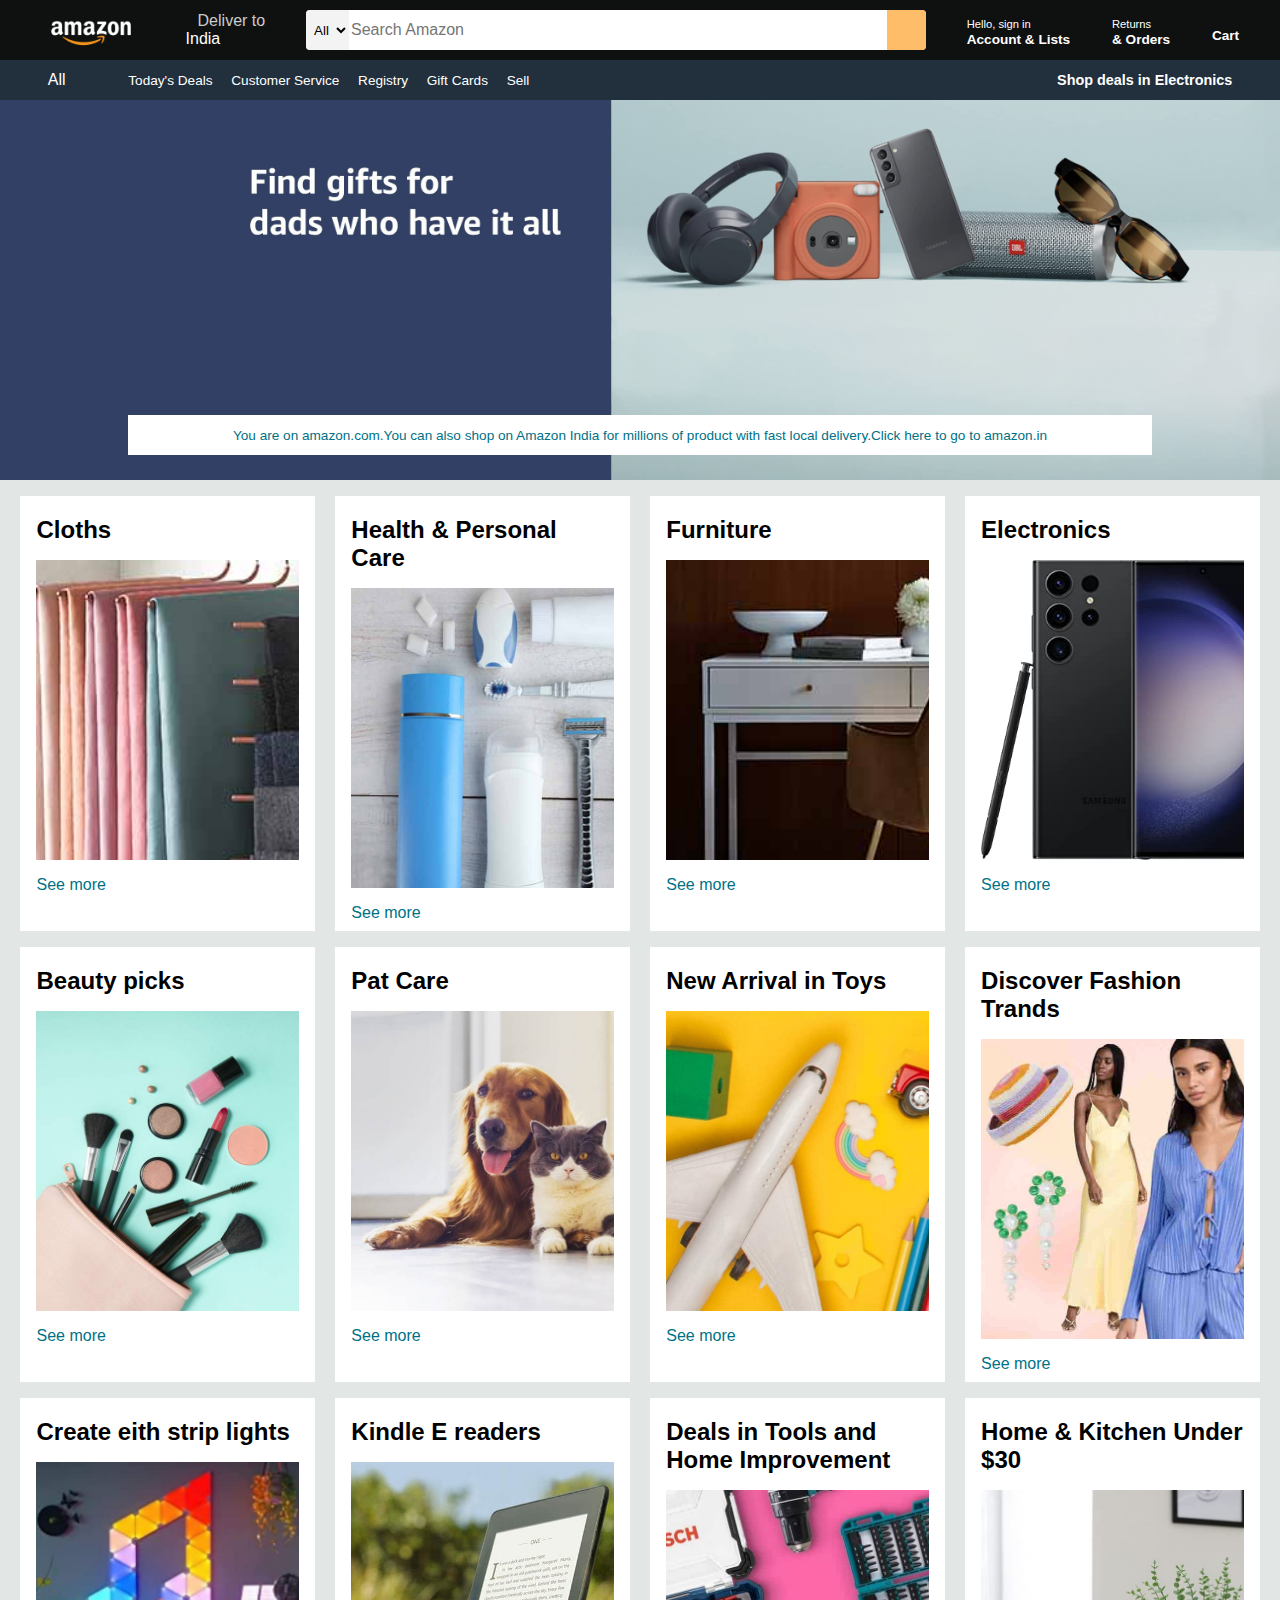
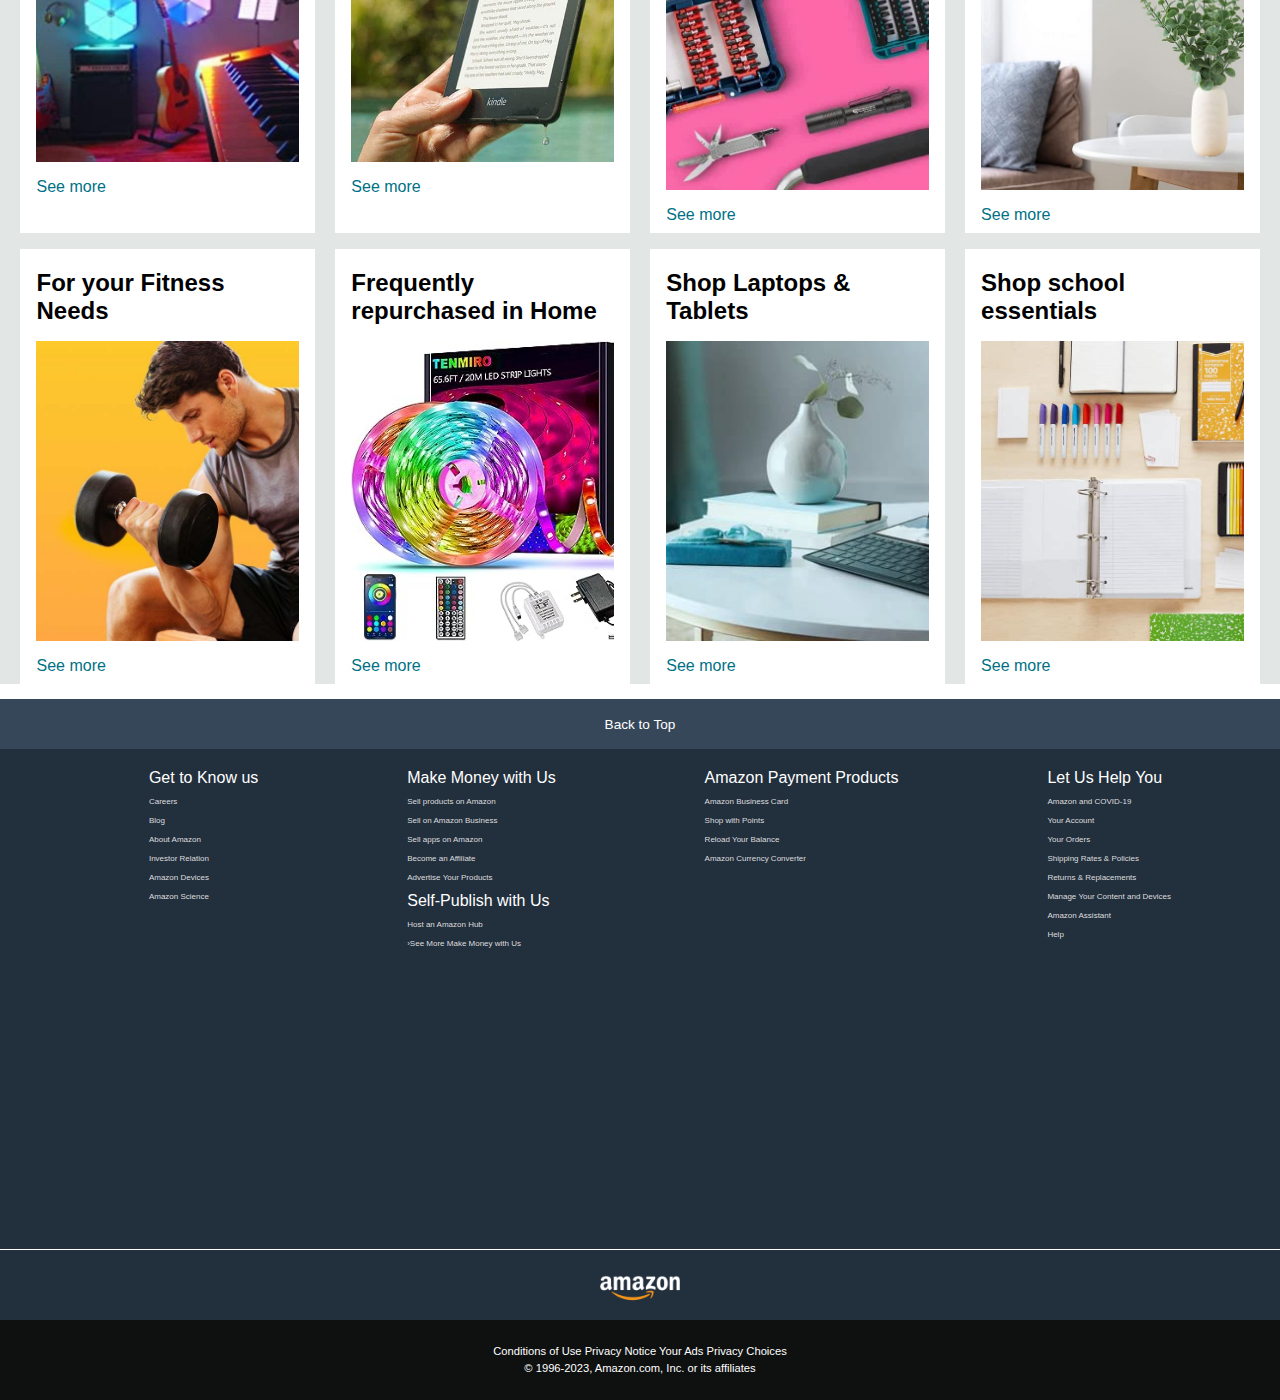
<file: index.html>
<!DOCTYPE html>
<html lang="en">
<head>
    <meta charset="UTF-8">
    <meta name="viewport" content="width=device-width, initial-scale=1.0">
    <title>Amazon</title>
    
    <link rel="stylesheet" href="https://cdnjs.cloudflare.com/ajax/libs/font-awesome/6.4.2/css/all.min.css" integrity="sha512-z3gLpd7yknf1YoNbCzqRKc4qyor8gaKU1qmn+CShxbuBusANI9QpRohGBreCFkKxLhei6S9CQXFEbbKuqLg0DA==" crossorigin="anonymous" referrerpolicy="no-referrer" />
    <link rel="stylesheet" href="style.css">
</head>
<body>
     <header>
        <div class="navbar">
            <div class="nav-logo border">
                <div class="logo">

                </div>
            </div>
            <div class="nav-address border">
                <p class="add-first">Deliver to</p>
                <div class="add-icon">
                    <i class="fa-solid fa-location-dot"></i>
                    <p class="add-sec">India</p>
                </div>
            </div>
            <div class="nav-search">
                <select class="Search-select">
                    <option>All</option>

                </select>
                <input class="search-input" placeholder="Search Amazon">
                <div class="search-icon">
                    <i class="fa-solid fa-magnifying-glass"></i>
                </div>
            </div>
            <div class="nav-singin border">
                <p><span>Hello, sign in</span></p>
                <p class="nav-second">Account &amp; Lists</p>
            </div>

            <div class="nav-return border">
                <p><span>Returns</span></p>
                <p class="nav-second">&amp; Orders</p>
            </div>
            <div class="nav-cart border">
                <i class="fa-solid fa-cart-arrow-down"></i>
Cart
            </div>
        </div>
        <div class="panel">
            <div class="panel-all">
                <i class="fa-solid fa-bars"></i>
                All
            </div>
            <div class="panel-ops">
        <p>Today's Deals</p>
        <p>Customer Service</p>
        <p>Registry</p>
        <p>Gift Cards</p>
        <p>Sell</p>
    </div>
    <div class="panel-deals">
        Shop deals in Electronics
    </div>
</div>
</header>
<div class="hero-section">
        <div class="hero-message">
            <p>You are on amazon.com.You can also shop on Amazon India for millions of product with fast local delivery.<a>Click here to go to amazon.in </a></p>
        </div>
    </div>
    <div class="shop-section">
        <div class="box1 box">
<div class="box-content">
    <h2>Cloths</h2>
    <div class="box-img" style="background-image: url('box1_image.jpg');"></div>
    <p>See more</p>
</div>
        </div>
        <div class="box2 box ">
            <div class="box-content">
                <h2>Health &amp; Personal Care</h2>
                <div class="box-img" style="background-image: url('box2_image.jpg');"></div>
                <p>See more</p>
            </div>
        </div>
        <div class="box3 box">
            <div class="box-content">
                <h2>Furniture</h2>
                <div class="box-img" style="background-image: url('box3_image.jpg');"></div>
                <p>See more</p>
            </div>
        </div>
        <div class="box4 box">
            <div class="box-content">
                <h2>Electronics</h2>
                <div class="box-img" style="background-image: url('box4_image.jpg');"></div>
                <p>See more</p>
            </div>
        </div>
        <div class="box5 box">
            <div class="box-content">
                <h2>Beauty picks</h2>
                <div class="box-img" style="background-image: url('box5_image.jpg');"></div>
                <p>See more</p>
            </div>
                    </div>
                    <div class="box6 box ">
                        <div class="box-content">
                            <h2>Pat Care</h2>
                            <div class="box-img" style="background-image: url('box6_image.jpg');"></div>
                            <p>See more</p>
                        </div>
                    </div>
                    <div class="box7 box">
                        <div class="box-content">
                            <h2>New Arrival in Toys</h2>
                            <div class="box-img" style="background-image: url('box7_image.jpg');"></div>
                            <p>See more</p>
                        </div>
                    </div>
                    <div class="box8 box">
                        <div class="box-content">
                            <h2>Discover Fashion Trands</h2>
                            <div class="box-img" style="background-image: url('box8_image.jpg');"></div>
                            <p>See more</p>
                        </div>
                    </div>
                    <div class="box9 box">
                        <div class="box-content">
                            <h2>Create eith strip lights</h2>
                            <div class="box-img" style="background-image: url('box9_image.jpg');"></div>
                            <p>See more</p>
                </div>
                     </div>
                           <div class="box10 box ">
                                    <div class="box-content">
                                        <h2>Kindle E readers</h2>
                                        <div class="box-img" style="background-image: url('box10_image.jpg');"></div>
                                        <p>See more</p>
                                    </div>
                                </div>
                                <div class="box11 box">
                                    <div class="box-content">
                                        <h2>Deals in Tools and Home Improvement</h2>
                                        <div class="box-img" style="background-image: url('box 11_image.jpg');"></div>
                                        <p>See more</p>
                                    </div>
                                </div>
                                <div class="box12 box">
                                    <div class="box-content">
                                        <h2>Home &amp; Kitchen Under $30</h2>
                                        <div class="box-img" style="background-image: url('box12_image.jpg');"></div>
                                        <p>See more</p>
                                    </div>
                                </div>
                                <div class="box13 box">
                                    <div class="box-content">
                                        <h2>For your Fitness Needs</h2>
                                        <div class="box-img" style="background-image: url('box13_image.jpg');"></div>
                                        <p>See more</p>
                                    </div>
                                            </div>
                                            <div class="box14 box ">
                                                <div class="box-content">
                                                    <h2>Frequently repurchased in Home</h2>
                                                    <div class="box-img" style="background-image: url('box14_image.jpg');"></div>
                                                    <p>See more</p>
                                                </div>
                                            </div>
                                            <div class="box15 box">
                                                <div class="box-content">
                                                    <h2>Shop Laptops &amp; Tablets</h2>
                                                    <div class="box-img" style="background-image: url('box15_image.jpg');"></div>
                                                    <p>See more</p>
                                                </div>
                                            </div>
                                            <div class="box16 box">
                                                <div class="box-content">
                                                    <h2>Shop school essentials</h2>
                                                    <div class="box-img" style="background-image: url('box16_image.jpg');"></div>
                                                    <p>See more</p>
                                                </div>
                                            </div>
    </div>
    <footer>
        <div class="foot-panel1">
            Back to Top
        </div>
        <div class="foot-panel2">
            <ul>
                <p>Get to Know us</p>
                <a>Careers</a>
                <a>Blog</a>
                <a>About Amazon</a>
                <a>Investor Relation</a>
                <a> Amazon Devices</a>
                <a>Amazon Science</a>
            </ul>
            <ul>
                <p>Make Money with Us</p>
               <a> Sell products on Amazon</a>
               <a>  Sell on Amazon Business</a>
               <a> Sell apps on Amazon</a>
               <a> Become an Affiliate</a>
               <a> Advertise Your Products</a>
               <a></a>  Self-Publish with Us
               <a> Host an Amazon Hub</a>
               <a> ›See More Make Money with Us</a>
                
            </ul>
            <ul>
                <p>Amazon Payment Products</p>
                <a>  Amazon Business Card</a>
                <a>  Shop with Points</a>
                <a>  Reload Your Balance</a>
                <a>  Amazon Currency Converter</a>
               
            </ul>
            <ul>
                <p>Let Us Help You</p>
                <a> Amazon and COVID-19</a>
                <a> Your Account</a>
                 <a>Your Orders</a>
                 <a>Shipping Rates &amp; Policies</a>
                 <a> Returns &amp; Replacements</a>
                 <a>Manage Your Content and Devices</a>
                 <a>  Amazon Assistant</a>
                 <a>  Help</a>
                
            </ul>
        </div>
        <div class="foot-panel3">
            <div class="logo"></div>
        </div>
        <div class="foot-panel4">
            <div class="pages">
                <a>Conditions of Use</a>
                <a>
                    Privacy Notice
                </a>
                <a>Your Ads Privacy Choices</a>
            </div>
            <div class="copyright">
                © 1996-2023, Amazon.com, Inc. or its affiliates
            </div>
        </div>
    </footer>
</body>
</html>
</file>
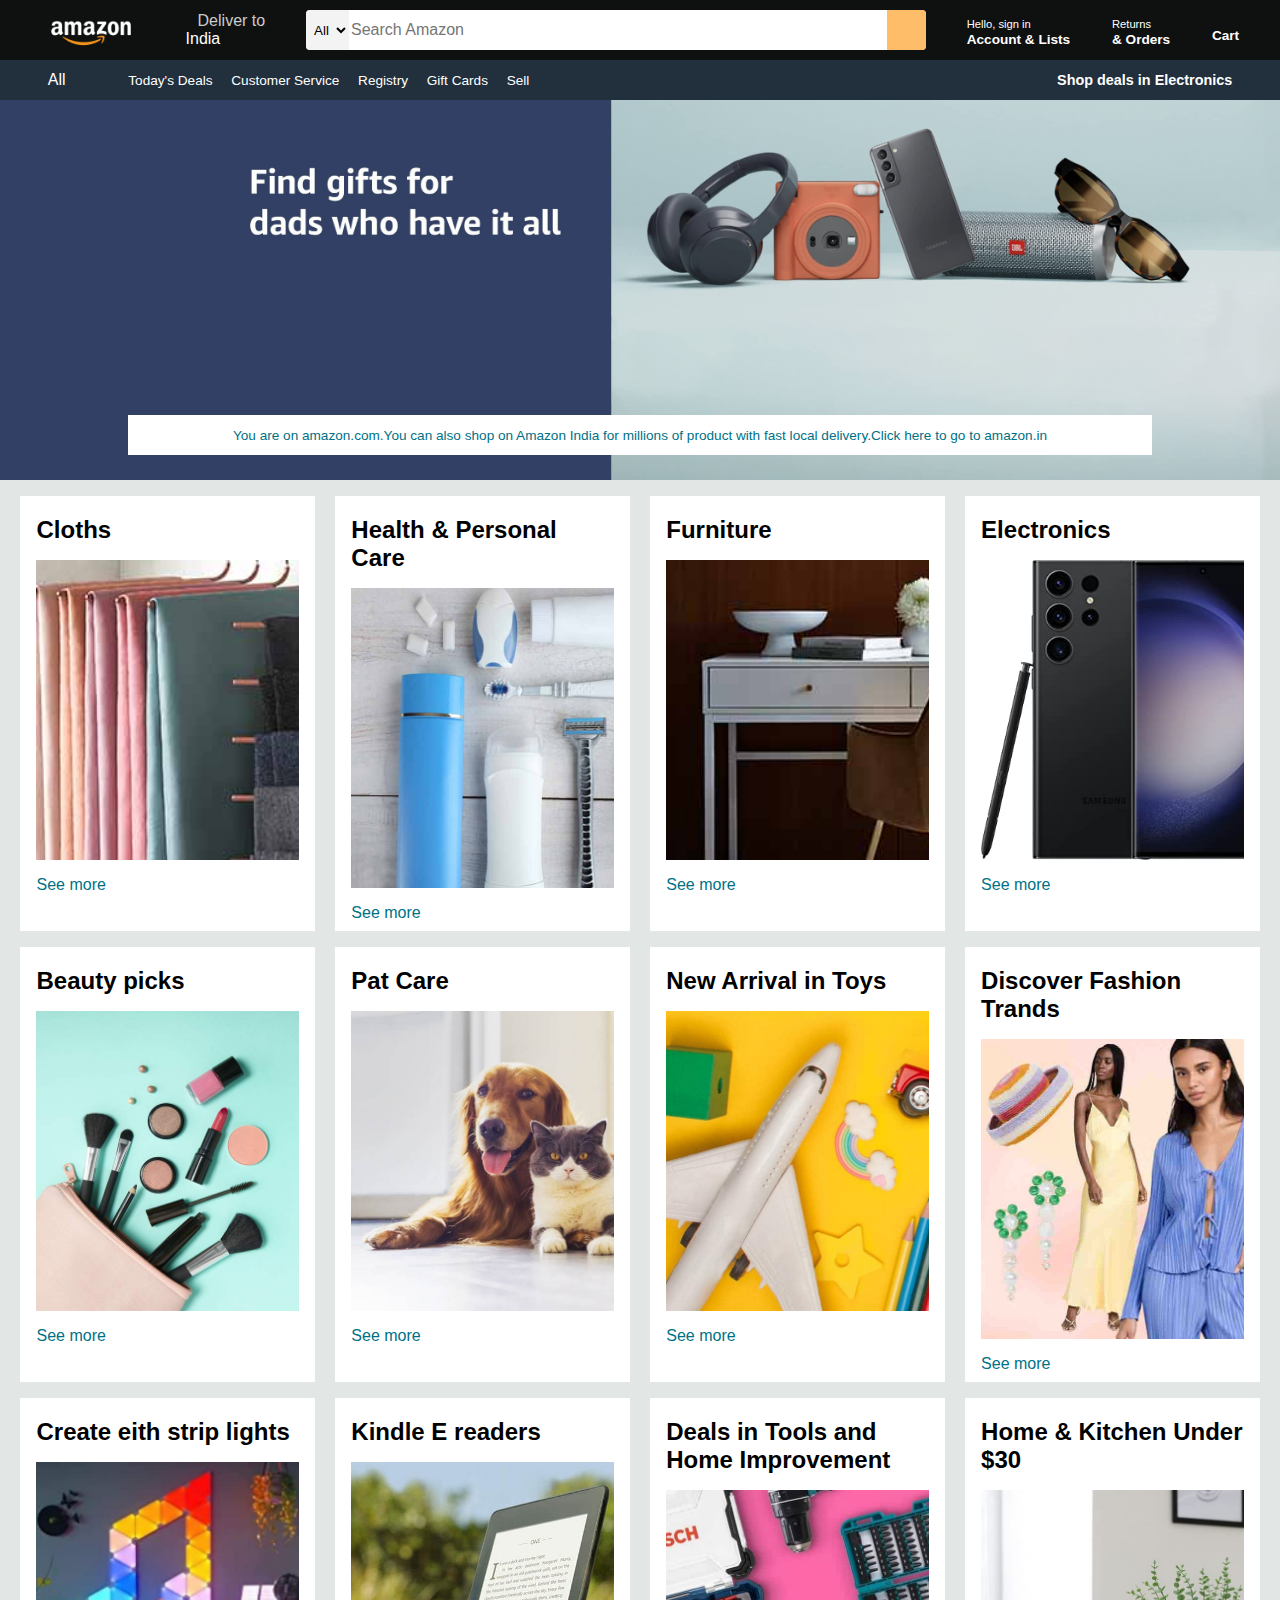
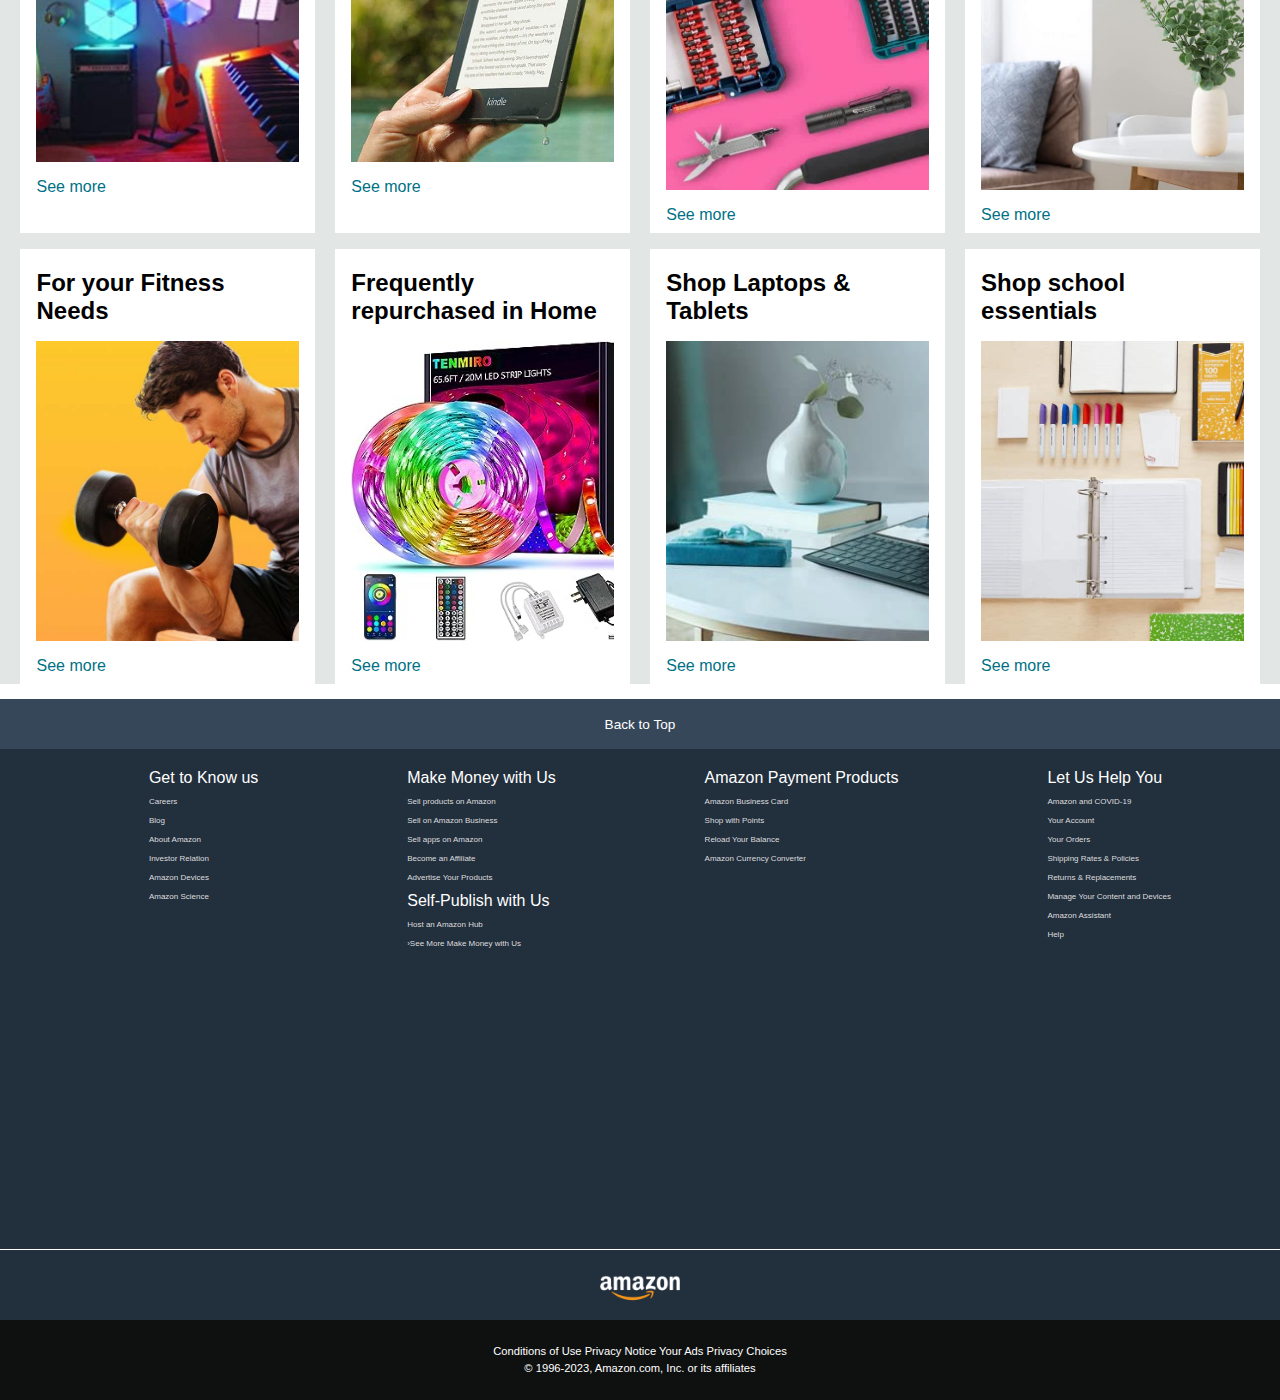
<file: PROJECT/index.html>
<!DOCTYPE html>
<html lang="en">
<head>
    <meta charset="UTF-8">
    <meta name="viewport" content="width=device-width, initial-scale=1.0">
    <title>Amazon Clone - Arpan Jain</title>
    
    <link rel="stylesheet" href="https://cdnjs.cloudflare.com/ajax/libs/font-awesome/6.4.2/css/all.min.css" integrity="sha512-z3gLpd7yknf1YoNbCzqRKc4qyor8gaKU1qmn+CShxbuBusANI9QpRohGBreCFkKxLhei6S9CQXFEbbKuqLg0DA==" crossorigin="anonymous" referrerpolicy="no-referrer" />
    <link rel="stylesheet" href="style.css">
</head>
<body>
     <header>
        <div class="navbar">
            <div class="nav-logo border">
                <div class="logo">

                </div>
            </div>
            <div class="nav-address border">
                <p class="add-first">Deliver to</p>
                <div class="add-icon">
                    <i class="fa-solid fa-location-dot"></i>
                    <p class="add-sec">India</p>
                </div>
            </div>
            <div class="nav-search">
                <select class="Search-select">
                    <option>All</option>

                </select>
                <input class="search-input" placeholder="Search Amazon">
                <div class="search-icon">
                    <i class="fa-solid fa-magnifying-glass"></i>
                </div>
            </div>
            <div class="nav-singin border">
                <p><span>Hello, sign in</span></p>
                <p class="nav-second">Account &amp; Lists</p>
            </div>

            <div class="nav-return border">
                <p><span>Returns</span></p>
                <p class="nav-second">&amp; Orders</p>
            </div>
            <div class="nav-cart border">
                <i class="fa-solid fa-cart-arrow-down"></i>
Cart
            </div>
        </div>
        <div class="panel">
            <div class="panel-all">
                <i class="fa-solid fa-bars"></i>
                All
            </div>
            <div class="panel-ops">
        <p>Today's Deals</p>
        <p>Customer Service</p>
        <p>Registry</p>
        <p>Gift Cards</p>
        <p>Sell</p>
    </div>
    <div class="panel-deals">
        Shop deals in Electronics
    </div>
</div>
</header>
<div class="hero-section">
        <div class="hero-message">
            <p>You are on amazon.com.You can also shop on Amazon India for millions of product with fast local delivery.<a>Click here to go to amazon.in </a></p>
        </div>
    </div>
    <div class="shop-section">
        <div class="box1 box">
<div class="box-content">
    <h2>Cloths</h2>
    <div class="box-img" style="background-image: url('box1_image.jpg');"></div>
    <p>See more</p>
</div>
        </div>
        <div class="box2 box ">
            <div class="box-content">
                <h2>Health &amp; Personal Care</h2>
                <div class="box-img" style="background-image: url('box2_image.jpg');"></div>
                <p>See more</p>
            </div>
        </div>
        <div class="box3 box">
            <div class="box-content">
                <h2>Furniture</h2>
                <div class="box-img" style="background-image: url('box3_image.jpg');"></div>
                <p>See more</p>
            </div>
        </div>
        <div class="box4 box">
            <div class="box-content">
                <h2>Electronics</h2>
                <div class="box-img" style="background-image: url('box4_image.jpg');"></div>
                <p>See more</p>
            </div>
        </div>
        <div class="box5 box">
            <div class="box-content">
                <h2>Beauty picks</h2>
                <div class="box-img" style="background-image: url('box5_image.jpg');"></div>
                <p>See more</p>
            </div>
                    </div>
                    <div class="box6 box ">
                        <div class="box-content">
                            <h2>Pat Care</h2>
                            <div class="box-img" style="background-image: url('box6_image.jpg');"></div>
                            <p>See more</p>
                        </div>
                    </div>
                    <div class="box7 box">
                        <div class="box-content">
                            <h2>New Arrival in Toys</h2>
                            <div class="box-img" style="background-image: url('box7_image.jpg');"></div>
                            <p>See more</p>
                        </div>
                    </div>
                    <div class="box8 box">
                        <div class="box-content">
                            <h2>Discover Fashion Trands</h2>
                            <div class="box-img" style="background-image: url('box8_image.jpg');"></div>
                            <p>See more</p>
                        </div>
                    </div>
                    <div class="box9 box">
                        <div class="box-content">
                            <h2>Create eith strip lights</h2>
                            <div class="box-img" style="background-image: url('box9_image.jpg');"></div>
                            <p>See more</p>
                </div>
                     </div>
                           <div class="box10 box ">
                                    <div class="box-content">
                                        <h2>Kindle E readers</h2>
                                        <div class="box-img" style="background-image: url('box10_image.jpg');"></div>
                                        <p>See more</p>
                                    </div>
                                </div>
                                <div class="box11 box">
                                    <div class="box-content">
                                        <h2>Deals in Tools and Home Improvement</h2>
                                        <div class="box-img" style="background-image: url('box 11_image.jpg');"></div>
                                        <p>See more</p>
                                    </div>
                                </div>
                                <div class="box12 box">
                                    <div class="box-content">
                                        <h2>Home &amp; Kitchen Under $30</h2>
                                        <div class="box-img" style="background-image: url('box12_image.jpg');"></div>
                                        <p>See more</p>
                                    </div>
                                </div>
                                <div class="box13 box">
                                    <div class="box-content">
                                        <h2>For your Fitness Needs</h2>
                                        <div class="box-img" style="background-image: url('box13_image.jpg');"></div>
                                        <p>See more</p>
                                    </div>
                                            </div>
                                            <div class="box14 box ">
                                                <div class="box-content">
                                                    <h2>Frequently repurchased in Home</h2>
                                                    <div class="box-img" style="background-image: url('box14_image.jpg');"></div>
                                                    <p>See more</p>
                                                </div>
                                            </div>
                                            <div class="box15 box">
                                                <div class="box-content">
                                                    <h2>Shop Laptops &amp; Tablets</h2>
                                                    <div class="box-img" style="background-image: url('box15_image.jpg');"></div>
                                                    <p>See more</p>
                                                </div>
                                            </div>
                                            <div class="box16 box">
                                                <div class="box-content">
                                                    <h2>Shop school essentials</h2>
                                                    <div class="box-img" style="background-image: url('box16_image.jpg');"></div>
                                                    <p>See more</p>
                                                </div>
                                            </div>
    </div>
    <footer>
        <div class="foot-panel1">
            Back to Top
        </div>
        <div class="foot-panel2">
            <ul>
                <p>Get to Know us</p>
                <a>Careers</a>
                <a>Blog</a>
                <a>About Amazon</a>
                <a>Investor Relation</a>
                <a> Amazon Devices</a>
                <a>Amazon Science</a>
            </ul>
            <ul>
                <p>Make Money with Us</p>
               <a> Sell products on Amazon</a>
               <a>  Sell on Amazon Business</a>
               <a> Sell apps on Amazon</a>
               <a> Become an Affiliate</a>
               <a> Advertise Your Products</a>
               <a></a>  Self-Publish with Us
               <a> Host an Amazon Hub</a>
               <a> ›See More Make Money with Us</a>
                
            </ul>
            <ul>
                <p>Amazon Payment Products</p>
                <a>  Amazon Business Card</a>
                <a>  Shop with Points</a>
                <a>  Reload Your Balance</a>
                <a>  Amazon Currency Converter</a>
               
            </ul>
            <ul>
                <p>Let Us Help You</p>
                <a> Amazon and COVID-19</a>
                <a> Your Account</a>
                 <a>Your Orders</a>
                 <a>Shipping Rates &amp; Policies</a>
                 <a> Returns &amp; Replacements</a>
                 <a>Manage Your Content and Devices</a>
                 <a>  Amazon Assistant</a>
                 <a>  Help</a>
                
            </ul>
        </div>
        <div class="foot-panel3">
            <div class="logo"></div>
        </div>
        <div class="foot-panel4">
            <div class="pages">
                <a>Conditions of Use</a>
                <a>
                    Privacy Notice
                </a>
                <a>Your Ads Privacy Choices</a>
            </div>
            <div class="copyright">
                © 1996-2023, Amazon.com, Inc. or its affiliates
            </div>
        </div>
    </footer>
</body>
</html>
</file>
<file: style.css>
*{
    margin: 0;
    font-family: arial;
    border: border-box;
}
.navbar{
    height: 60px;
    background-color: #0f1111;
    color: white;
    display: flex;
    align-items: center;
    justify-content: space-evenly;
}
.nav-logo{
    height: 50px;
    width: 100px;
}
.logo{
    height: 50px;
    width: 100%;
    background-size: cover;
    background-image: url("amazon_logo.png");
}
.border{
    border: 1px solid transparent;
}
.border:hover{
    border:1px solid white
}
/** box2 **/
.add-first{
    color: #cccccc;
    font-size: 1rem;
    margin-left: 15px;
}
.add-sec{
    font-size: 1rem;
    margin-left: 3px;
}
.add-icon{
    display: flex;
    align-items: center;
}
/** box3 **/
.nav-search{
    display: flex;
    justify-content: space-evenly;
    background-color: pink;
    width: 620px;
    height: 40px;
    border-radius: 4px;
}
.Search-select{
    background-color: #f3f3f3;
    width: 50px;
    text-align: center;
    border-top-left-radius: 4px;
    border-bottom-left-radius: 4px;
    border: none;

}
.search-input{
    width: 100%;
    font-size: 1rem;
    border: none;
}
.search-icon{
    width: 45px;
    display: flex;
    justify-content: center;
    align-items: center;
    font-size: 1.2rem;
    background-color: #febd68;
    border-top-right-radius: 4px;
    border-bottom-right-radius: 4px;
    color: #0f1111;

}
.nav-search:hover{
    border: 2px solid orange;
}
/** box4 **/
span{
    font-size: 0.7rem;

}
.nav-second{
    font-size: 0.85rem;
    font-weight: 700;
}
/** box6 **/
.nav-cart i {
    font-size: 30px;

}
.nav-cart{
    font-size:0.85rem ;
    font-weight: 700;
}
/** panel **/
.panel{
    height: 40px;
    background-color: #222f3d;
    display: flex;
    color: white;
    align-items: center;
    justify-content: space-evenly;
}
.panel-ops p{
    display: inline;
    margin-left: 15px;
}
.panel-ops{
    width: 70%;
    font-size: 0.85rem;


}
.panel-deals{
    font-size: 0.9rem;
    font-weight: 700;
}
/** hero section **/
.hero-section{
    background-image: url("hero_image.jpg");
    height: 380px;
    background-size: cover;
    display: flex;
    justify-content: center;
    align-items: flex-end;
}
.hero-message{
    background-color: white;
    color: black;
    height:40px ;
    display: flex;
    align-items: center;
    justify-content: center;
font-size: 0.85rem;
width: 80%;
margin-bottom:25px ;

}
.hero-message{
    color: #007185;
}
/** shop-section**/
.shop-section{
    display: flex;
    flex-wrap:wrap ;
    justify-content: space-evenly;
    background-color: #e2e7e6;
}
.box{
   background-color: white;
    height: 400px;
    width:23%;
    padding:20px 0px 15px ;
    margin-top: 1rem;
}
.box-img{
    height: 300px;
    background-size: cover;
    margin-top: 1rem;
    margin-bottom: 1rem;

}
.box-content{
    margin-left: 1rem ;
    margin-right: 1rem;
}
.box-content p{
    color: #007185;
}
/** footer **/
footer{
    margin-top: 15px;

}
.foot-panel1{
background-color: #37475a;
color: white;
height: 50px;
display: flex;
justify-content: center;
align-items: center;
font-size:0.85rem;
}
.foot-panel2{
    background-color:#222f3d ;
    color: white;
    height: 500px;
display: flex;
justify-content: space-evenly;
}
ul{
    margin-top:20px;
}
ul a{
    display: block;
    font-size: 0.5rem;
    margin-top: 10px;
    color: #dddddd;
}
.foot-panel3{
    background-color: #222f3d;
    color: white;
    border-top: 0.5px solid white;
    height:70px ;
    display: flex;
    justify-content: center;
    align-items: center;
}
.logo{
    height: 50px;
    background-size: cover;
    background-image: url("amazon_logo.png");
    width: 100px;
}
.foot-panel4{
    background-color: #0f1111;
    color: white;
    height:80px ;
    font-size: 0.7rem;
    text-align: center;
    
}
.pages{
  
padding-top: 25px;
}
.copyright{
    padding-top: 5px;


}
</file>
<file: PROJECT/style.css>
*{
    margin: 0;
    font-family: arial;
    border: border-box;
}
.navbar{
    height: 60px;
    background-color: #0f1111;
    color: white;
    display: flex;
    align-items: center;
    justify-content: space-evenly;
}
.nav-logo{
    height: 50px;
    width: 100px;
}
.logo{
    height: 50px;
    width: 100%;
    background-size: cover;
    background-image: url("amazon_logo.png");
}
.border{
    border: 1px solid transparent;
}
.border:hover{
    border:1px solid white
}
/** box2 **/
.add-first{
    color: #cccccc;
    font-size: 1rem;
    margin-left: 15px;
}
.add-sec{
    font-size: 1rem;
    margin-left: 3px;
}
.add-icon{
    display: flex;
    align-items: center;
}
/** box3 **/
.nav-search{
    display: flex;
    justify-content: space-evenly;
    background-color: pink;
    width: 620px;
    height: 40px;
    border-radius: 4px;
}
.Search-select{
    background-color: #f3f3f3;
    width: 50px;
    text-align: center;
    border-top-left-radius: 4px;
    border-bottom-left-radius: 4px;
    border: none;

}
.search-input{
    width: 100%;
    font-size: 1rem;
    border: none;
}
.search-icon{
    width: 45px;
    display: flex;
    justify-content: center;
    align-items: center;
    font-size: 1.2rem;
    background-color: #febd68;
    border-top-right-radius: 4px;
    border-bottom-right-radius: 4px;
    color: #0f1111;

}
.nav-search:hover{
    border: 2px solid orange;
}
/** box4 **/
span{
    font-size: 0.7rem;

}
.nav-second{
    font-size: 0.85rem;
    font-weight: 700;
}
/** box6 **/
.nav-cart i {
    font-size: 30px;

}
.nav-cart{
    font-size:0.85rem ;
    font-weight: 700;
}
/** panel **/
.panel{
    height: 40px;
    background-color: #222f3d;
    display: flex;
    color: white;
    align-items: center;
    justify-content: space-evenly;
}
.panel-ops p{
    display: inline;
    margin-left: 15px;
}
.panel-ops{
    width: 70%;
    font-size: 0.85rem;


}
.panel-deals{
    font-size: 0.9rem;
    font-weight: 700;
}
/** hero section **/
.hero-section{
    background-image: url("hero_image.jpg");
    height: 380px;
    background-size: cover;
    display: flex;
    justify-content: center;
    align-items: flex-end;
}
.hero-message{
    background-color: white;
    color: black;
    height:40px ;
    display: flex;
    align-items: center;
    justify-content: center;
font-size: 0.85rem;
width: 80%;
margin-bottom:25px ;

}
.hero-message{
    color: #007185;
}
/** shop-section**/
.shop-section{
    display: flex;
    flex-wrap:wrap ;
    justify-content: space-evenly;
    background-color: #e2e7e6;
}
.box{
   background-color: white;
    height: 400px;
    width:23%;
    padding:20px 0px 15px ;
    margin-top: 1rem;
}
.box-img{
    height: 300px;
    background-size: cover;
    margin-top: 1rem;
    margin-bottom: 1rem;

}
.box-content{
    margin-left: 1rem ;
    margin-right: 1rem;
}
.box-content p{
    color: #007185;
}
/** footer **/
footer{
    margin-top: 15px;

}
.foot-panel1{
background-color: #37475a;
color: white;
height: 50px;
display: flex;
justify-content: center;
align-items: center;
font-size:0.85rem;
}
.foot-panel2{
    background-color:#222f3d ;
    color: white;
    height: 500px;
display: flex;
justify-content: space-evenly;
}
ul{
    margin-top:20px;
}
ul a{
    display: block;
    font-size: 0.5rem;
    margin-top: 10px;
    color: #dddddd;
}
.foot-panel3{
    background-color: #222f3d;
    color: white;
    border-top: 0.5px solid white;
    height:70px ;
    display: flex;
    justify-content: center;
    align-items: center;
}
.logo{
    height: 50px;
    background-size: cover;
    background-image: url("amazon_logo.png");
    width: 100px;
}
.foot-panel4{
    background-color: #0f1111;
    color: white;
    height:80px ;
    font-size: 0.7rem;
    text-align: center;
    
}
.pages{
  
padding-top: 25px;
}
.copyright{
    padding-top: 5px;


}
</file>
